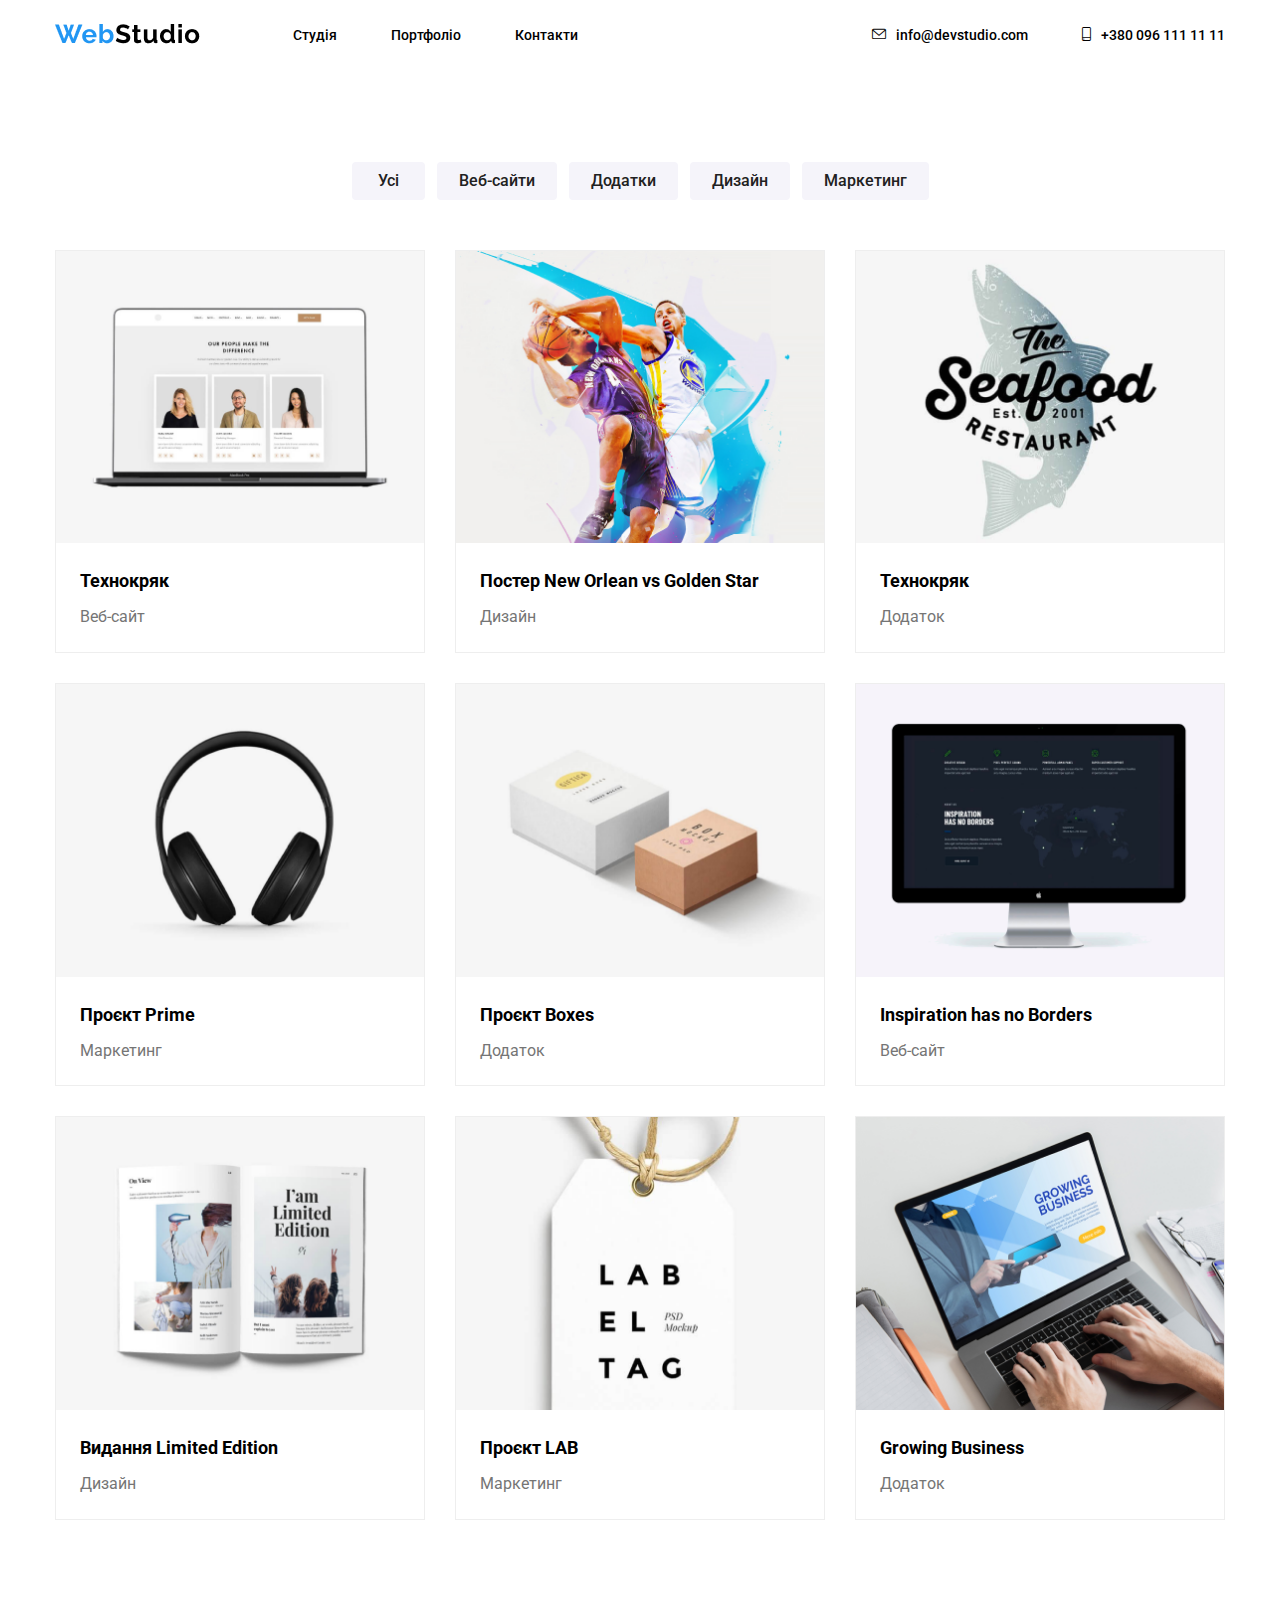
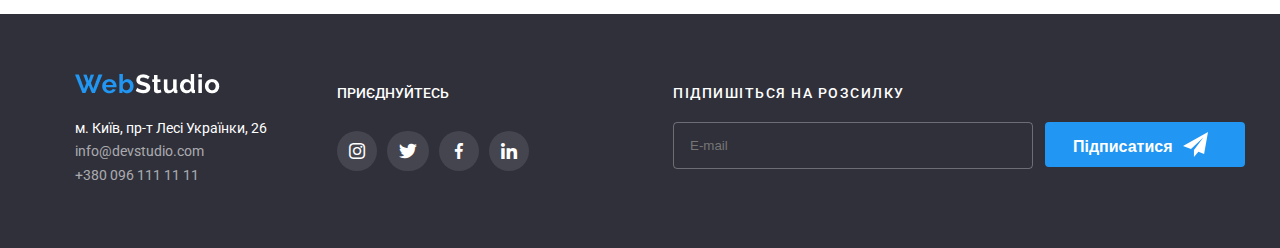
<file: portfolio.html>
<!DOCTYPE html>
<html lang="en">

<head>
  <meta charset="UTF-8" />
  <meta name="viewport" content="width=device-width, initial-scale=1.0" />
  <link rel="preconnect" href="https://fonts.googleapis.com" />
  <link rel="preconnect" href="https://fonts.gstatic.com" crossorigin />
  <link href="https://fonts.googleapis.com/css2?family=Roboto:wght@400;700;900&display=swap" rel="stylesheet" />
  <link rel="preconnect" href="https://fonts.googleapis.com">
  <link rel="preconnect" href="https://fonts.gstatic.com" crossorigin>
  <link href="https://fonts.googleapis.com/css2?family=Roboto:wght@500&display=swap" rel="stylesheet">
  <link rel="preconnect" href="css/normilize.css">
  <link rel="stylesheet" href="icons/style.css">
  <link rel="stylesheet" href="css/portfolio.css" />
  <title>portfolio</title>
</head>

<body>
  <!--шапка-->
  <header class="header">
    <div class="container">
      <img class="header-logo" src="webstudioimg/logo.png" alt="logo" />
      <!--навігація-->
      <nav class="header-nav-p">
        <a class="header-nav-item-p" href="index.html">Студія</a>
        <a class="header-nav-item-p" href="portfolio.html">Портфоліо</a>
        <a class="header-nav-item-p" id="header-nav-third-element" href="#">Контакти</a>
        <a class="header-nav-item-p" href="mailto:info@devstudio.com"><i class="icon-envelope-hover"></i>info@devstudio.com</a>
        <a class="header-nav-item-p" href="tel:+3800961111111"><i class="icon-smartphone"></i>+380 096 111 11 11</a>
      </nav>
    </div>
  </header>
  <main>
    <!--кнопки-->
    <section class="button">
      <div class="container">
        <button class="button-item" id="unique-button" type="button">Усі</button>
        <button class="button-item" type="button">Веб-сайти</button>
        <button class="button-item" type="button">Додатки</button>
        <button class="button-item" type="button">Дизайн</button>
        <button class="button-item" type="button">Маркетинг</button>
      </div>
    </section>
    <!--галерея-->
    <section class="gallery">
      <div class="container">
        <ul class="product-list">
          <li class="product">
            <figure class="gallery-item">
              <img src="imgp/img.png" alt="img" />
              <figcaption class="gallery-figcaption">
                <h3 class="gallery-item-title">Технокряк</h3>
                <p>Веб-сайт</p>
              </figcaption>
              <div class="card-overlay">
                <p class="card-overlay-desc" style="color: aliceblue;">Ресурс пропонує комплексні пропозиції з різним рівнем функціоналу та сервісів. Все це дозволить відвідувачу отримати вичерпні відомості про компанію чи приватну особу.</p>
            </div>
            </figure>
          </li>
          <li class="product">
            <figure class="gallery-item">
              <img src="imgp/gs.png" alt="img" />
              <figcaption class="gallery-figcaption">
                <h3 class="gallery-item-title">Постер New Orlean vs Golden Star</h3>
                <p>Дизайн</p>
              </figcaption>
              <div class="card-overlay">
                <p class="card-overlay-desc" style="color: aliceblue;">Ресурс пропонує комплексні пропозиції з різним рівнем функціоналу та сервісів. Все це дозволить відвідувачу отримати вичерпні відомості про компанію чи приватну особу.</p>
            </div>
            </figure>
          </li>
          <li class="product">
            <figure class="gallery-item">
              <img src="imgp/sea.food.png" alt="img" />
              <figcaption class="gallery-figcaption">
                <h3 class="gallery-item-title">Технокряк</h3>
                <p>Додаток</p>
              </figcaption>
              <div class="card-overlay">
                <p class="card-overlay-desc" style="color: aliceblue;">Ресурс пропонує комплексні пропозиції з різним рівнем функціоналу та сервісів. Все це дозволить відвідувачу отримати вичерпні відомості про компанію чи приватну особу.</p>
            </div>
            </figure>
          </li>
          <li class="product">
            <figure class="gallery-item">
              <img src="imgp/headphones.png" alt="img" />
              <figcaption class="gallery-figcaption">
                <h3 class="gallery-item-title">Проєкт Prime</h3>
                <p>Маркетинг</p>
              </figcaption>
              <div class="card-overlay">
                <p class="card-overlay-desc" style="color: aliceblue;">Ресурс пропонує комплексні пропозиції з різним рівнем функціоналу та сервісів. Все це дозволить відвідувачу отримати вичерпні відомості про компанію чи приватну особу.</p>
            </div>
            </figure>
          </li>
          <li class="product">
            <figure class="gallery-item">
              <img src="imgp/box.png" alt="img" />
              <figcaption class="gallery-figcaption">
                <h3 class="gallery-item-title">Проєкт Boxes</h3>
                <p>Додаток</p>
              </figcaption>
              <div class="card-overlay">
                <p class="card-overlay-desc" style="color: aliceblue;">Ресурс пропонує комплексні пропозиції з різним рівнем функціоналу та сервісів. Все це дозволить відвідувачу отримати вичерпні відомості про компанію чи приватну особу.</p>
            </div>
            </figure>
          </li>
          <li class="product">
            <figure class="gallery-item">
              <img src="imgp/inspiration.png" alt="img" />
              <figcaption class="gallery-figcaption"">
                <h3 class=" gallery-item-title">Inspiration has no Borders</h3>
                <p>Веб-сайт</p>
              </figcaption>
              <div class="card-overlay">
                <p class="card-overlay-desc" style="color: aliceblue;">Ресурс пропонує комплексні пропозиції з різним рівнем функціоналу та сервісів. Все це дозволить відвідувачу отримати вичерпні відомості про компанію чи приватну особу.</p>
            </div>
            </figure>
          </li>
          <li class="product">
            <figure class="gallery-item">
              <img src="imgp/book.png" alt="img" />
              <figcaption class="gallery-figcaption">
                <h3 class="gallery-item-title">Видання Limited Edition</h3>
                <p>Дизайн</p>
              </figcaption>
              <div class="card-overlay">
                <p class="card-overlay-desc" style="color: aliceblue;">Ресурс пропонує комплексні пропозиції з різним рівнем функціоналу та сервісів. Все це дозволить відвідувачу отримати вичерпні відомості про компанію чи приватну особу.</p>
            </div>
            </figure>
          </li>
          <li class="product">
            <figure class="gallery-item">
              <img src="imgp/lab.png" alt="img" />
              <figcaption class="gallery-figcaption">
                <h3 class="gallery-item-title">Проєкт LAB</h3>
                <p>Маркетинг</p>
              </figcaption>
              <div class="card-overlay">
                <p class="card-overlay-desc" style="color: aliceblue;">Ресурс пропонує комплексні пропозиції з різним рівнем функціоналу та сервісів. Все це дозволить відвідувачу отримати вичерпні відомості про компанію чи приватну особу.</p>
            </div>
            </figure>
          </li>
          <li class="product">
            <figure class="gallery-item">
              <img src="imgp/business.png" alt="img" />
              <figcaption class="gallery-figcaption">
                <h3 class="gallery-item-title">Growing Business</h3>
                <p>Додаток</p>
              </figcaption>
              <div class="card-overlay">
                <p class="card-overlay-desc" style="color: aliceblue;">Ресурс пропонує комплексні пропозиції з різним рівнем функціоналу та сервісів. Все це дозволить відвідувачу отримати вичерпні відомості про компанію чи приватну особу.</p>
            </div>
            </figure>
          </li>
        </ul>
      </div>
    </section>
    <!--підвал-->
    <footer class="footer-portfolio">
      <div class="container">
        <div class="footer-wrap">
         <div class="footer-left">
          <img src="webstudioimg/logo2.0.png" alt="logo" />
        <ul>
          <li>
            <a id="unique-element" href="#">м. Київ, пр-т Лесі Українки, 26</a>
          </li>
          <li>
            <a href="mailto:info@devstudio.com">info@devstudio.com</a>
          </li>
          <li>
            <a href="tel:+3800961111111">+380 096 111 11 11</a>
          </li>
        </ul>
         </div>
         <div class="footer-right">
          <h4 class="footer-right-header">ПРИЄДНУЙТЕСЬ</h4>
          <ul class="footer-icon-list">
            <li class="footer-icon-list-item"><a class="footer-icon-list-link" href="#"><i
                  class="icon-instagram footer-icons-item"></i></a></li>
            <li class="footer-icon-list-item"><a class="footer-icon-list-link" href="#"><i
                  class="icon-twitter footer-icons-item"></i></a></li>
            <li class="footer-icon-list-item"><a class="footer-icon-list-link" href="#"><i
                  class="icon-facebook footer-icons-item"></i></a></li>
            <li class="footer-icon-list-item"><a class="footer-icon-list-link" href="#"><i
                  class="icon-linkedin footer-icons-item"></i></a></li>
          </ul>
        </div>
        <div class="footer-form">
          <h4 class="footer-form-header">ПІДПИШІТЬСЯ НА РОЗСИЛКУ</h4>
          <div class="footer-form-wrap">
            <label>
              <input class="footer-form-input" type="email" name="email" placeholder="E-mail" pattern="[a-zA-Z0-9._%+-]+@[a-zA-Z0-9.-]+\.[a-zA-Z]{2,}$">
            </label>
            <button class="footer-form-btn" type="button"><p>Підписатися</p><img src="icons/icon-send-telegram.svg" alt="icon"></button>
          </div>
        </div>
        </div>
        </div>
      </div>
    </footer>
  </main>
</body>

</html>
</file>
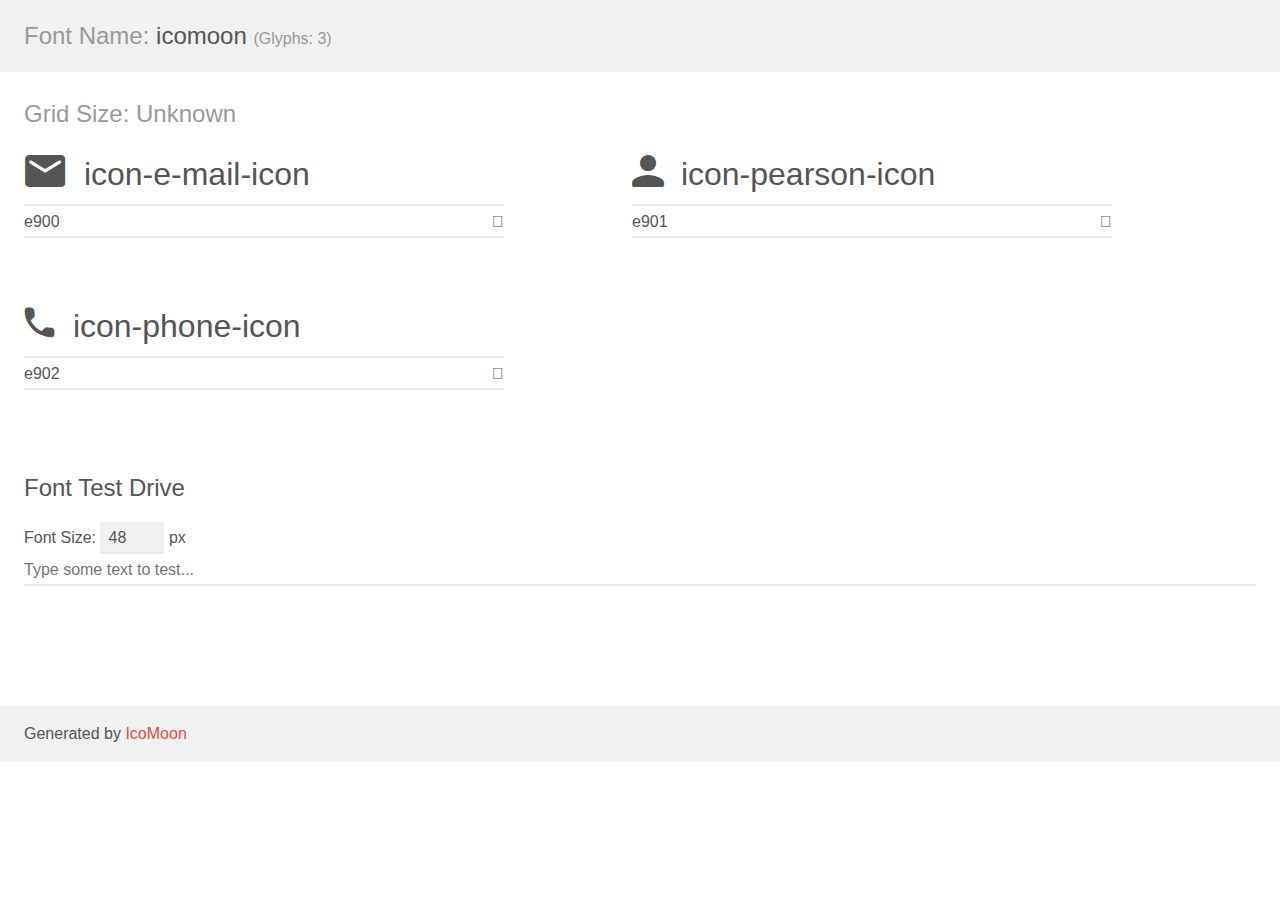
<file: icons/modal-icons/demo.html>
<!doctype html>
<html>
<head>
    <meta charset="utf-8">
    <title>IcoMoon Demo</title>
    <meta name="description" content="An Icon Font Generated By IcoMoon.io">
    <meta name="viewport" content="width=device-width, initial-scale=1">
    <link rel="stylesheet" href="demo-files/demo.css">
    <link rel="stylesheet" href="style.css"></head>
<body>
    <div class="bgc1 clearfix">
        <h1 class="mhmm mvm"><span class="fgc1">Font Name:</span> icomoon <small class="fgc1">(Glyphs:&nbsp;3)</small></h1>
    </div>
    <div class="clearfix mhl ptl">
        <h1 class="mvm mtn fgc1">Grid Size: Unknown</h1>
        <div class="glyph fs1">
            <div class="clearfix bshadow0 pbs">
                <span class="icon-e-mail-icon"></span>
                <span class="mls"> icon-e-mail-icon</span>
            </div>
            <fieldset class="fs0 size1of1 clearfix hidden-false">
                <input type="text" readonly value="e900" class="unit size1of2" />
                <input type="text" maxlength="1" readonly value="&#xe900;" class="unitRight size1of2 talign-right" />
            </fieldset>
            <div class="fs0 bshadow0 clearfix hidden-true">
                <span class="unit pvs fgc1">liga: </span>
                <input type="text" readonly value="" class="liga unitRight" />
            </div>
        </div>
        <div class="glyph fs1">
            <div class="clearfix bshadow0 pbs">
                <span class="icon-pearson-icon"></span>
                <span class="mls"> icon-pearson-icon</span>
            </div>
            <fieldset class="fs0 size1of1 clearfix hidden-false">
                <input type="text" readonly value="e901" class="unit size1of2" />
                <input type="text" maxlength="1" readonly value="&#xe901;" class="unitRight size1of2 talign-right" />
            </fieldset>
            <div class="fs0 bshadow0 clearfix hidden-true">
                <span class="unit pvs fgc1">liga: </span>
                <input type="text" readonly value="" class="liga unitRight" />
            </div>
        </div>
        <div class="glyph fs1">
            <div class="clearfix bshadow0 pbs">
                <span class="icon-phone-icon"></span>
                <span class="mls"> icon-phone-icon</span>
            </div>
            <fieldset class="fs0 size1of1 clearfix hidden-false">
                <input type="text" readonly value="e902" class="unit size1of2" />
                <input type="text" maxlength="1" readonly value="&#xe902;" class="unitRight size1of2 talign-right" />
            </fieldset>
            <div class="fs0 bshadow0 clearfix hidden-true">
                <span class="unit pvs fgc1">liga: </span>
                <input type="text" readonly value="" class="liga unitRight" />
            </div>
        </div>
    </div>

    <!--[if gt IE 8]><!-->
    <div class="mhl clearfix mbl">
        <h1>Font Test Drive</h1>
        <label>
            Font Size: <input id="fontSize" type="number" class="textbox0 mbm"
            min="8" value="48" />
            px
        </label>
        <input id="testText" type="text" class="phl size1of1 mvl"
        placeholder="Type some text to test..." value=""/>
        <div id="testDrive" class="icon-" style="font-family: icomoon">&nbsp;
        </div>
    </div>
    <!--<![endif]-->
    <div class="bgc1 clearfix">
        <p class="mhl">Generated by <a href="https://icomoon.io/app">IcoMoon</a></p>
    </div>

    <script src="demo-files/demo.js"></script>
</body>
</html>
</file>
<file: icons/style.css>
@font-face {
  font-family: 'icomoon';
  src:  url('fonts/icomoon.eot?1i7qrq');
  src:  url('fonts/icomoon.eot?1i7qrq#iefix') format('embedded-opentype'),
    url('fonts/icomoon.ttf?1i7qrq') format('truetype'),
    url('fonts/icomoon.woff?1i7qrq') format('woff'),
    url('fonts/icomoon.svg?1i7qrq#icomoon') format('svg');
  font-weight: normal;
  font-style: normal;
  font-display: block;
}

[class^="icon-"], [class*=" icon-"] {
  /* use !important to prevent issues with browser extensions that change fonts */
  font-family: 'icomoon' !important;
  speak: never;
  font-style: normal;
  font-weight: normal;
  font-variant: normal;
  text-transform: none;
  line-height: 1;

  /* Better Font Rendering =========== */
  -webkit-font-smoothing: antialiased;
  -moz-osx-font-smoothing: grayscale;
}

.icon-antenna:before {
  content: "\e900";
}
.icon-astronaut:before {
  content: "\e901";
}
.icon-clock:before {
  content: "\e902";
}
.icon-diagram:before {
  content: "\e903";
}
.icon-envelope-hover:before {
  content: "\e904";
}
.icon-facebook:before {
  content: "\e911";
}
.icon-instagram:before {
  content: "\e905";
}
.icon-linkedin:before {
  content: "\e906";
}
.icon-Logo1:before {
  content: "\e907";
}
.icon-Logo2:before {
  content: "\e908";
}
.icon-Logo3:before {
  content: "\e909";
}
.icon-Logo4:before {
  content: "\e90a";
}
.icon-Logo5:before {
  content: "\e90b";
}
.icon-Logo6:before {
  content: "\e90c";
}
.icon-smartphone:before {
  content: "\e90d";
}
.icon-twitter:before {
  content: "\e90e";
}
.icon-WebStudio-1:before {
  content: "\e90f";
}
.icon-WebStudio:before {
  content: "\e910";
}
</file>
<file: css/portfolio.css>
:root {
  --accent-color: #2196f3;
  --background: #2f303a;
  --text-color: #757575;
}

* {
  margin: 0;
  padding: 0;
}

body {
  font-family: "Roboto", sans-serif;
}

/* хедер */
.header .container {
  display: flex;
  align-items: center;
  flex-direction: row;
  justify-content: space-between;
}

.header {
  display: flex;
  align-items: center;
  padding: 24px 0;
}

.header-logo {
  margin-right: 93px;
}

.header-nav-p {
  float: right;
}

.header-nav-item-p:not(:last-child) {
  margin-right: 50px;
}

#header-nav-third-element {
  margin-right: 290px;
}

.header-nav-p a {
  color: black;
  font-family: "Roboto", sans-serif;
  font-size: 14px;
  font-weight: 500;
  line-height: 114%;
  text-decoration: none;
}

.header-nav-p a:hover {
  color: var(--accent-color);
  text-decoration: none;
}

.icon-envelope-hover{
  margin: 2px 10px 2px 0;
}

.icon-smartphone {
  margin-right: 10px;
}

/* кнопки */
.button {
  padding-top: 94px;
}

.button :not(:last-child) {
  margin-right: 8px;
}

.button-item {
  padding: 6px 22px;
  cursor: pointer;
  color: #212121;
  background-color: #F5F4FA;
  border-radius: 4px;
  border: none;
  font-weight: 500;
  line-height: 162%;
  padding: 6px 22px;
  font-size: 16px;
  font-weight: 500;
  font-family: "Roboto", sans-serif;
}

.button-item:hover {
  color: #fff;
  background-color: #2196f3;
  box-shadow: 0 4px 4px 0 rgba(0, 0, 0, 0.3);
}

#unique-button {
  width: 73px;
  height: 38px;
}

.button .container {
  text-align: center;
}

/* галерея */
.gallery .container {
  display: flex;
  flex-wrap: wrap;
}

.product-list {
  display: flex;
  gap: 30px;
  flex-wrap: wrap;
}

.product-list {
  list-style: none;
  display: flex;
}

.product {
  border: 1px solid #EEEEEE;
  flex-basis: calc((100% - 60px)/3);
  box-sizing: border-box;
}

.gallery {
  padding: 50px 0 94px 0;
}

.gallery-item:hover {
  box-shadow: 0 10px 10px -5px rgba(0, 0, 0, 0.3);
}

.gallery-item {
  position: relative;
  overflow: hidden;
  cursor: pointer;
}

.gallery-item img {
  width: 100%;
  object-fit: cover;
  display: block;
  width: 100%;
}

.gallery-figcaption {
  padding-left: 24px;
  padding-bottom: 20px;
}

.gallery-item-title {
  font-size: 18px;
  font-weight: bold;
  line-height: 200%;
  padding-top: 20px;
  margin: 0 auto;
}

.gallery-item p {
  font-size: 16px;
  font-weight: 400;
  line-height: 180%;
  color: #757575;
  padding-top: 4px;
  margin: 0 auto;
}

/* card overlay */

.card-overlay {
  position: absolute;
  top: 0;
  left: 0;
  right: 0;
  display: block;
  padding: 63px 24px;
  background-color: #2196F3;
  opacity: 0;
  transform: translateY(0);
  font-size: 18px;
  font-weight: 400;
  line-height: 155%;
}

.card-overlay:hover {
  opacity: 1;
  transition: all 0.5s ease;
  transform: none;
}

.card-overlay-p{
  color: #EEEEEE;
}

.card-overlay-desc {
  transform: translateY(300px);
  transition: transform 0.5s ease;
}

.card-overlay:hover>.card-overlay-title {
  transform: translateY(0px);
  transition: transform 0.5s ease;
}

.card-overlay:hover>.card-overlay-desc {
  transform: translateY(0px);
  transition: transform 0.5s ease;
}

.card-overlay .card-img{
  transform: scale(1);
}

.card-overlay:hover .card-img {
  transform: scale(1.5);
  transition: transform 0.5s ease;
}
.card-img{
  transition: transform 0.5s ease;
}


/* підвал */
.footer-portfolio {
  font-size: 14px;
  font-weight: 400;
  color: #fff;
  background-color: var(--background);
  padding: 60px;
}

.footer-portfolio ul {
  list-style: none;
  padding-left: 0;
  padding-top: 20px;
}

#unique-element {
  color: #fff;
}

#unique-element:hover {
  color: var(--accent-color);
}

.footer-portfolio a {
  color: rgba(255, 255, 255, 0.6);
  line-height: 170%;
  text-decoration: none;
}

.footer-portfolio a:hover {
  color: var(--accent-color);
  text-decoration: none;
}
.footer-right {
  margin: 12px 0 0 70px;
}

.footer-right-header {
  font-size: 14px;
  font-weight: 500;
  color: #fff;
  line-height: 114%;
  margin-bottom: 20px;
}

.footer-right-icons {
  display: flex;
  width: 206px;
  justify-content: space-between;
}

.footer-wrap {
  display: flex;
}

.footer-right-icons {
  display: flex;
  justify-content: space-between;
}

.footer-icon-list {
  margin-top: 16px;
  list-style: none;
  display: flex;
}

.footer-icon-list-item:not(:last-child) {
  margin-right: 10px;
}

.footer-icon-list-link {
  text-decoration: none;
}

.footer-icons-item {
  color: white;
  font-size: 16px;
  padding: 12px;
  background-color: rgba(255, 255, 255, 0.1);
  transition: color 0.5s; 
  border-radius: 35px;
}

.footer-icons-item:hover {
  color: white;
  background-color: var(--accent-color);
}

/*форма футер */

.footer-form{
  margin-left: auto;
  margin-top: 12px;
  float: right;
}

.footer-form-header{
  font-size: 14px;
  font-weight: 500;
  color: #fff;
  line-height: 114%;
  margin-bottom: 20px;
  letter-spacing: 1.5px;
}

.footer-form-wrap{
  display: flex;
  justify-content: flex-end;
}

.footer-form-input{
    padding: 15px 16px;
    border: 1px solid rgba(255, 255, 255, 0.3);
    background-color: rgba(33, 150, 243, 0);
    border-radius: 4px;
    margin-bottom: 10px;
    resize: none;
    width: 326px;
    margin-right: 12px;
}

.footer-form-btn{
  display: flex;
  border: none;
  border-radius: 4px;
  width: 200px;
  height: 45px;
  padding: 10px 28px;
  background-color: #2196f3;
  color: white;
  cursor: pointer;
}

.footer-form-btn p {
  font-size: 16px;
  font-weight: 700;
  line-height: 187%;
  margin-right: 10px;
}


/* котейнер */
.container {
  width: 1170px;
  margin: 0 auto;
  padding: 0px 15px;
}
</file>
<file: icons/modal-icons/demo-files/demo.css>
body {
  padding: 0;
  margin: 0;
  font-family: sans-serif;
  font-size: 1em;
  line-height: 1.5;
  color: #555;
  background: #fff;
}
h1 {
  font-size: 1.5em;
  font-weight: normal;
}
small {
  font-size: .66666667em;
}
a {
  color: #e74c3c;
  text-decoration: none;
}
a:hover, a:focus {
  box-shadow: 0 1px #e74c3c;
}
.bshadow0, input {
  box-shadow: inset 0 -2px #e7e7e7;
}
input:hover {
  box-shadow: inset 0 -2px #ccc;
}
input, fieldset {
  font-family: sans-serif;
  font-size: 1em;
  margin: 0;
  padding: 0;
  border: 0;
}
input {
  color: inherit;
  line-height: 1.5;
  height: 1.5em;
  padding: .25em 0;
}
input:focus {
  outline: none;
  box-shadow: inset 0 -2px #449fdb;
}
.glyph {
  font-size: 16px;
  width: 15em;
  padding-bottom: 1em;
  margin-right: 4em;
  margin-bottom: 1em;
  float: left;
  overflow: hidden;
}
.liga {
  width: 80%;
  width: calc(100% - 2.5em);
}
.talign-right {
  text-align: right;
}
.talign-center {
  text-align: center;
}
.bgc1 {
  background: #f1f1f1;
}
.fgc1 {
  color: #999;
}
.fgc0 {
  color: #000;
}
p {
  margin-top: 1em;
  margin-bottom: 1em;
}
.mvm {
  margin-top: .75em;
  margin-bottom: .75em;
}
.mtn {
  margin-top: 0;
}
.mtl, .mal {
  margin-top: 1.5em;
}
.mbl, .mal {
  margin-bottom: 1.5em;
}
.mal, .mhl {
  margin-left: 1.5em;
  margin-right: 1.5em;
}
.mhmm {
  margin-left: 1em;
  margin-right: 1em;
}
.mls {
  margin-left: .25em;
}
.ptl {
  padding-top: 1.5em;
}
.pbs, .pvs {
  padding-bottom: .25em;
}
.pvs, .pts {
  padding-top: .25em;
}
.unit {
  float: left;
}
.unitRight {
  float: right;
}
.size1of2 {
  width: 50%;
}
.size1of1 {
  width: 100%;
}
.clearfix:before, .clearfix:after {
  content: " ";
  display: table;
}
.clearfix:after {
  clear: both;
}
.hidden-true {
  display: none;
}
.textbox0 {
  width: 3em;
  background: #f1f1f1;
  padding: .25em .5em;
  line-height: 1.5;
  height: 1.5em;
}
#testDrive {
  display: block;
  padding-top: 24px;
  line-height: 1.5;
}
.fs0 {
  font-size: 16px;
}
.fs1 {
  font-size: 32px;
}
</file>
<file: icons/modal-icons/style.css>
@font-face {
  font-family: 'icomoon';
  src:  url('fonts/icomoon.eot?9d70zo');
  src:  url('fonts/icomoon.eot?9d70zo#iefix') format('embedded-opentype'),
    url('fonts/icomoon.ttf?9d70zo') format('truetype'),
    url('fonts/icomoon.woff?9d70zo') format('woff'),
    url('fonts/icomoon.svg?9d70zo#icomoon') format('svg');
  font-weight: normal;
  font-style: normal;
  font-display: block;
}

[class^="icon-"], [class*=" icon-"] {
  /* use !important to prevent issues with browser extensions that change fonts */
  font-family: 'icomoon' !important;
  speak: never;
  font-style: normal;
  font-weight: normal;
  font-variant: normal;
  text-transform: none;
  line-height: 1;

  /* Better Font Rendering =========== */
  -webkit-font-smoothing: antialiased;
  -moz-osx-font-smoothing: grayscale;
}

.icon-e-mail-icon:before {
  content: "\e900";
}
.icon-pearson-icon:before {
  content: "\e901";
}
.icon-phone-icon:before {
  content: "\e902";
}
</file>
<file: css/normilize.css>
/*! normalize.css v8.0.1 | MIT License | github.com/necolas/normalize.css */

/* Document
   ========================================================================== */

/**
 * 1. Correct the line height in all browsers.
 * 2. Prevent adjustments of font size after orientation changes in iOS.
 */

 html {
    line-height: 1.15; /* 1 */
    -webkit-text-size-adjust: 100%; /* 2 */
  }
  
  /* Sections
     ========================================================================== */
  
  /**
   * Remove the margin in all browsers.
   */
  
  body {
    margin: 0;
  }
  
  /**
   * Render the `main` element consistently in IE.
   */
  
  main {
    display: block;
  }
  
  /**
   * Correct the font size and margin on `h1` elements within `section` and
   * `article` contexts in Chrome, Firefox, and Safari.
   */
  
  h1 {
    font-size: 2em;
    margin: 0.67em 0;
  }
  
  /* Grouping content
     ========================================================================== */
  
  /**
   * 1. Add the correct box sizing in Firefox.
   * 2. Show the overflow in Edge and IE.
   */
  
  hr {
    box-sizing: content-box; /* 1 */
    height: 0; /* 1 */
    overflow: visible; /* 2 */
  }
  
  /**
   * 1. Correct the inheritance and scaling of font size in all browsers.
   * 2. Correct the odd `em` font sizing in all browsers.
   */
  
  pre {
    font-family: monospace, monospace; /* 1 */
    font-size: 1em; /* 2 */
  }
  
  /* Text-level semantics
     ========================================================================== */
  
  /**
   * Remove the gray background on active links in IE 10.
   */
  
  a {
    background-color: transparent;
  }
  
  /**
   * 1. Remove the bottom border in Chrome 57-
   * 2. Add the correct text decoration in Chrome, Edge, IE, Opera, and Safari.
   */
  
  abbr[title] {
    border-bottom: none; /* 1 */
    text-decoration: underline; /* 2 */
    text-decoration: underline dotted; /* 2 */
  }
  
  /**
   * Add the correct font weight in Chrome, Edge, and Safari.
   */
  
  b,
  strong {
    font-weight: bolder;
  }
  
  /**
   * 1. Correct the inheritance and scaling of font size in all browsers.
   * 2. Correct the odd `em` font sizing in all browsers.
   */
  
  code,
  kbd,
  samp {
    font-family: monospace, monospace; /* 1 */
    font-size: 1em; /* 2 */
  }
  
  /**
   * Add the correct font size in all browsers.
   */
  
  small {
    font-size: 80%;
  }
  
  /**
   * Prevent `sub` and `sup` elements from affecting the line height in
   * all browsers.
   */
  
  sub,
  sup {
    font-size: 75%;
    line-height: 0;
    position: relative;
    vertical-align: baseline;
  }
  
  sub {
    bottom: -0.25em;
  }
  
  sup {
    top: -0.5em;
  }
  
  /* Embedded content
     ========================================================================== */
  
  /**
   * Remove the border on images inside links in IE 10.
   */
  
  img {
    border-style: none;
  }
  
  /* Forms
     ========================================================================== */
  
  /**
   * 1. Change the font styles in all browsers.
   * 2. Remove the margin in Firefox and Safari.
   */
  
  button,
  input,
  optgroup,
  select,
  textarea {
    font-family: inherit; /* 1 */
    font-size: 100%; /* 1 */
    line-height: 1.15; /* 1 */
    margin: 0; /* 2 */
  }
  
  /**
   * Show the overflow in IE.
   * 1. Show the overflow in Edge.
   */
  
  button,
  input { /* 1 */
    overflow: visible;
  }
  
  /**
   * Remove the inheritance of text transform in Edge, Firefox, and IE.
   * 1. Remove the inheritance of text transform in Firefox.
   */
  
  button,
  select { /* 1 */
    text-transform: none;
  }
  
  /**
   * Correct the inability to style clickable types in iOS and Safari.
   */
  
  button,
  [type="button"],
  [type="reset"],
  [type="submit"] {
    -webkit-appearance: button;
  }
  
  /**
   * Remove the inner border and padding in Firefox.
   */
  
  button::-moz-focus-inner,
  [type="button"]::-moz-focus-inner,
  [type="reset"]::-moz-focus-inner,
  [type="submit"]::-moz-focus-inner {
    border-style: none;
    padding: 0;
  }
  
  /**
   * Restore the focus styles unset by the previous rule.
   */
  
  button:-moz-focusring,
  [type="button"]:-moz-focusring,
  [type="reset"]:-moz-focusring,
  [type="submit"]:-moz-focusring {
    outline: 1px dotted ButtonText;
  }
  
  /**
   * Correct the padding in Firefox.
   */
  
  fieldset {
    padding: 0.35em 0.75em 0.625em;
  }
  
  /**
   * 1. Correct the text wrapping in Edge and IE.
   * 2. Correct the color inheritance from `fieldset` elements in IE.
   * 3. Remove the padding so developers are not caught out when they zero out
   *    `fieldset` elements in all browsers.
   */
  
  legend {
    box-sizing: border-box; /* 1 */
    color: inherit; /* 2 */
    display: table; /* 1 */
    max-width: 100%; /* 1 */
    padding: 0; /* 3 */
    white-space: normal; /* 1 */
  }
  
  /**
   * Add the correct vertical alignment in Chrome, Firefox, and Opera.
   */
  
  progress {
    vertical-align: baseline;
  }
  
  /**
   * Remove the default vertical scrollbar in IE 10+.
   */
  
  textarea {
    overflow: auto;
  }
  
  /**
   * 1. Add the correct box sizing in IE 10.
   * 2. Remove the padding in IE 10.
   */
  
  [type="checkbox"],
  [type="radio"] {
    box-sizing: border-box; /* 1 */
    padding: 0; /* 2 */
  }
  
  /**
   * Correct the cursor style of increment and decrement buttons in Chrome.
   */
  
  [type="number"]::-webkit-inner-spin-button,
  [type="number"]::-webkit-outer-spin-button {
    height: auto;
  }
  
  /**
   * 1. Correct the odd appearance in Chrome and Safari.
   * 2. Correct the outline style in Safari.
   */
  
  [type="search"] {
    -webkit-appearance: textfield; /* 1 */
    outline-offset: -2px; /* 2 */
  }
  
  /**
   * Remove the inner padding in Chrome and Safari on macOS.
   */
  
  [type="search"]::-webkit-search-decoration {
    -webkit-appearance: none;
  }
  
  /**
   * 1. Correct the inability to style clickable types in iOS and Safari.
   * 2. Change font properties to `inherit` in Safari.
   */
  
  ::-webkit-file-upload-button {
    -webkit-appearance: button; /* 1 */
    font: inherit; /* 2 */
  }
  
  /* Interactive
     ========================================================================== */
  
  /*
   * Add the correct display in Edge, IE 10+, and Firefox.
   */
  
  details {
    display: block;
  }
  
  /*
   * Add the correct display in all browsers.
   */
  
  summary {
    display: list-item;
  }
  
  /* Misc
     ========================================================================== */
  
  /**
   * Add the correct display in IE 10+.
   */
  
  template {
    display: none;
  }
  
  /**
   * Add the correct display in IE 10.
   */
  
  [hidden] {
    display: none;
  }
</file>
